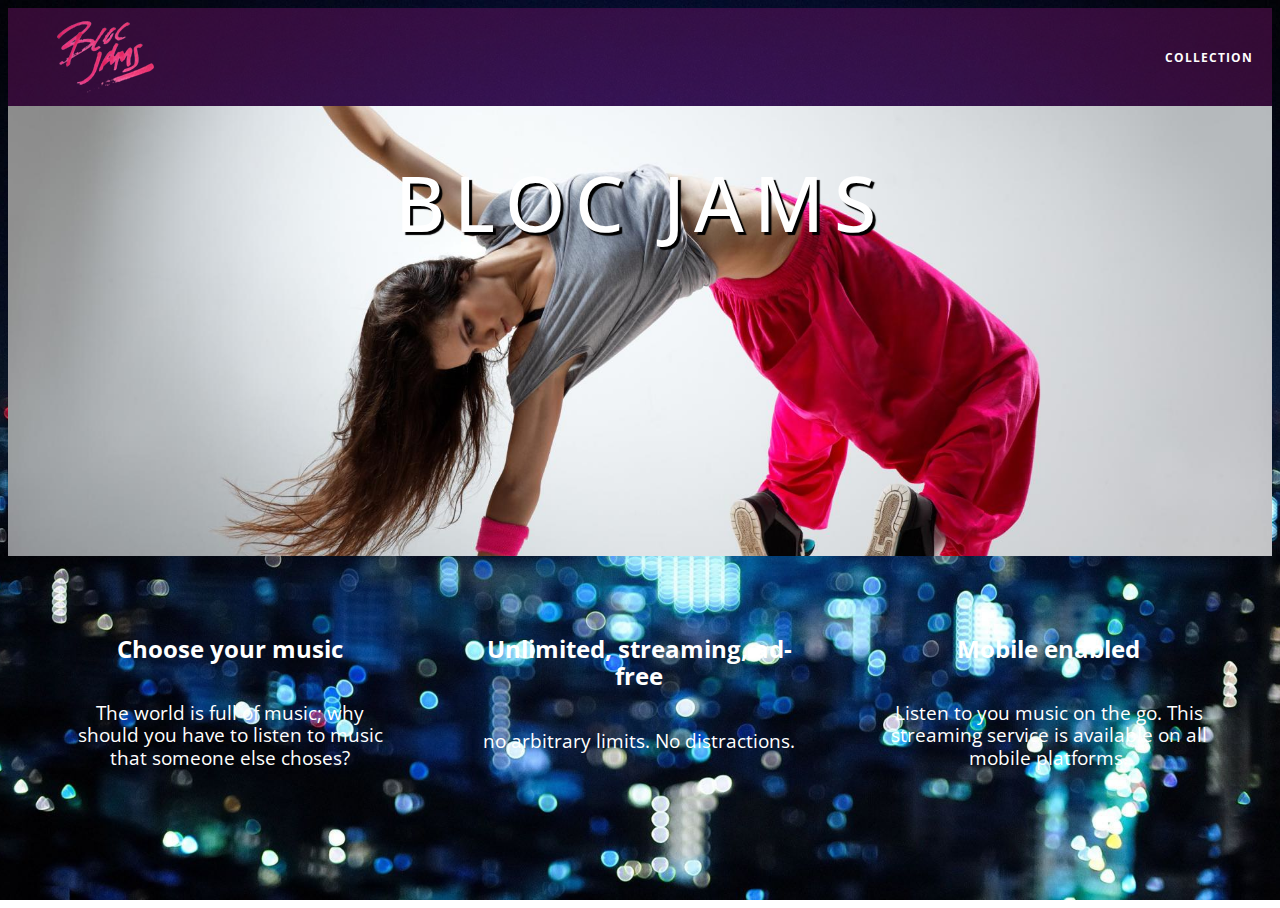
<file: index.html>
<!DOCTYPE html>
<html>
  <head>
    <title>Bloc Jams</title>
    <meta name="viewport" content="width=device-width, initial-scale=1">
    <link rel="stylesheet" href="http://fonts.googleapis.com/css?family=Open+Sans:400,800,600,700,300">
    <link rel="stylesheet" href="http://code.ionicframework.com/ionicons/2.0.1/css/ionicons.min.css">
    <link rel="stylesheet" href="styles/normalize.css">
    <link rel="stylesheet" href="styles/main.css">
    <link rel="stylesheet" href="styles/landing.css">
  </head>
  <body class="landing">
    <nav class="navbar"> <!-- navigation bar -->
      <a href="index.html" class="logo">
        <img src="assets/images/bloc_jams_logo.png" alt="logo" class="logo-button">
      </a>
      <div class="links-container">
        <a href="collection.html" class="navbar-link">collection</a>
      </div>
    </nav>
    <section class="hero-content"> <!-- hero content -->
      <h1 class="hero-title">Bloc Jams</h1>

    </section>
    <section class="selling-points container clearfix"> <!-- selling points -->
      <div class="point column third">
        <span class="ion-music-note"></span>
        <h5 class="point-title">Choose your music</h5>
        <p class="point-description">
          The world is full of music; why should you have to listen
          to music that someone else choses?
        </p>
      </div>
      <div class="point column third">
        <span class="ion-radio-waves"></span>
        <h5 class="point-title">Unlimited, streaming, ad-free</h5>
        <p class="point-description">
          no arbitrary limits. No distractions.
        </p>
      </div>
      <div class="point column third">
        <span class="ion-iphone"></span>
        <h5 class="point-title">Mobile enabled</h5>
        <p class="point-description">
          Listen to you music on the go. This streaming service is
          available on all mobile platforms.
        </p>
      </div>
    </section>
    <script src="https://code.jquery.com/jquery-2.1.3.min.js"></script>
    <script src="scripts/landing.js"></script>
  </body>
</html>
</file>
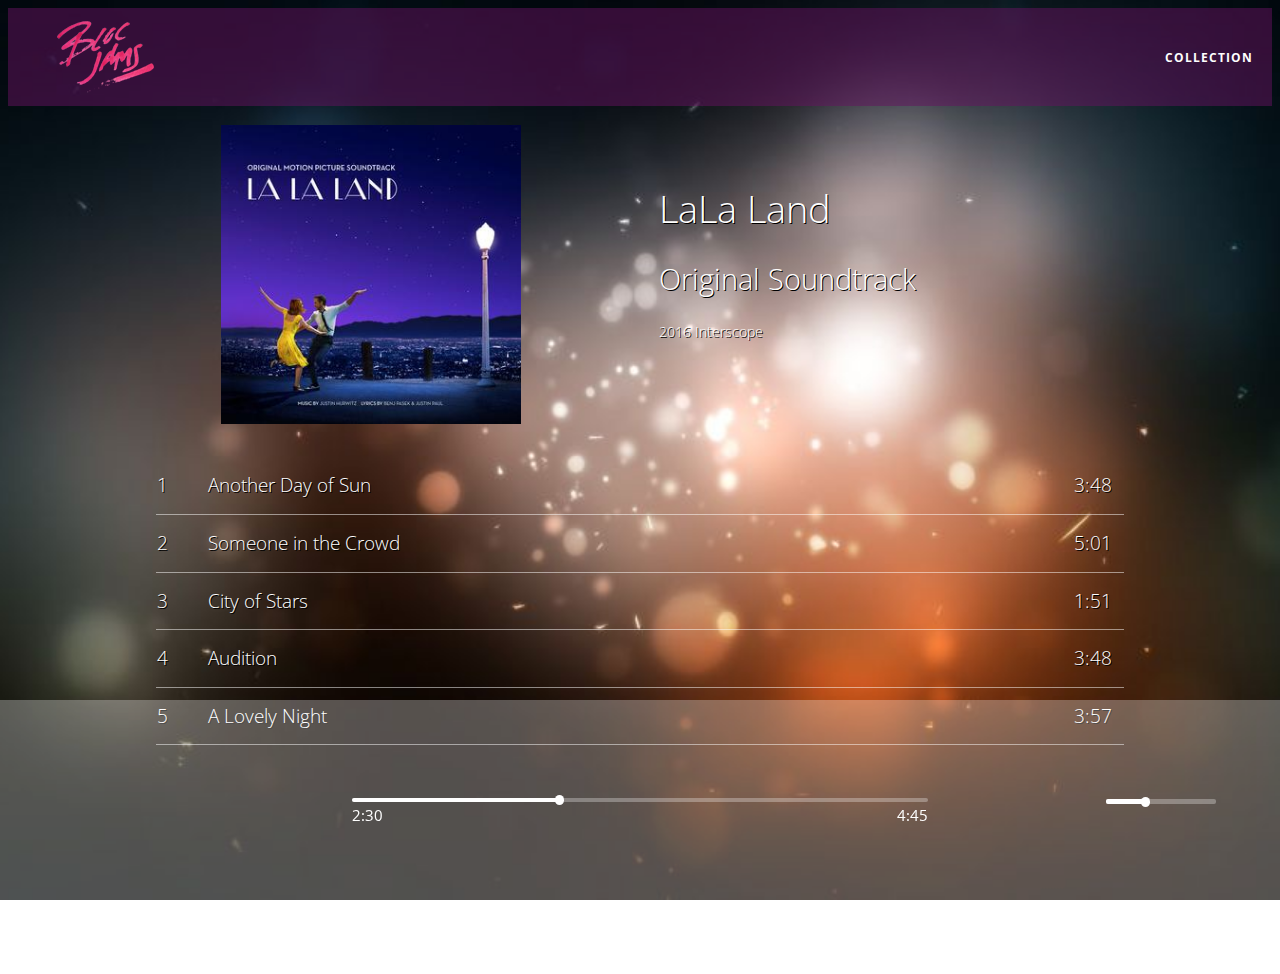
<file: album.html>
<!DOCTYPE html>
<html>
  <head>
    <title>Bloc Jams</title>
    <meta name="viewport" content="width=device-width, initial-scale=1">
    <link rel="stylesheet" type="text/css" href="http://fonts.googleapis.com/css?family=Open+Sans:400,800,600,700,300">
    <link rel="stylesheet" type="text/css" href="http://code.ionicframework.com/ionicons/2.0.1/css/ionicons.min.css">
    <link rel="stylesheet" type="text/css" href="styles/normalize.css">
    <link rel="stylesheet" type="text/css" href="styles/main.css">
    <link rel="stylesheet" type="text/css" href="styles/album.css">
    <link rel="stylesheet" type="text/css" href="styles/player_bar.css"
  </head>
  <body class="album">
    <nav class="navbar"> <!-- nav bar -->
      <a href="index.html"  class="logo">
        <img src="assets/images/bloc_jams_logo.png" alt="bloc jams logo">
      </a>
      <div class="links-container">
        <a href="collection.html" class="navbar-link">collection</a>
      </div>
    </nav>
    <main class="album-view container narrow">
      <section class="clearfix">
        <div class="column half">
          <img src="assets/images/album_covers/01.png" class="album-cover-art">
        </div>
        <div class="album-view-details column half">
          <h2 class="album-view-title">The Colors</h2>
          <h3 class="album-view-artist">Pablo Picasso</h3>
          <h5 class="album-view-release-info">1909 Spanish Records</h5>
        </div>
      </section>
      <table class="album-view-song-list">
      </table>
    </main>
    <section class="player-bar">
      <div class="container">
        <div class="control-group main-controls">
          <a class="previous">
            <span class="ion-skip-backward"></span>
          </a>
          <a class="play-pause">
            <span class="ion-play"></span>
          </a>
          <a class="next">
            <span class="ion-skip-forward"></span>
          </a>
        </div>
        <div class="control-group currently-playing">
          <h2 class="song-name"></h2>
          <div class="seek-control">
             <div class="seek-bar">
               <div class="fill"></div>
               <div class="thumb"></div>
             </div>
             <div class="current-time">2:30</div>
             <div class="total-time">4:45</div>
          </div>
          <h2 class="artist-song-mobile"></h2>
          <h3 class="artist-name"></h3>
        </div>
        <div class="control-group volume">
          <span class="ion-volume-high icon"></span>
          <div class="seek-bar">
            <div class="fill"></div>
            <div class="thumb"></div>
          </div>
        </div>
      </div>
    </section>
    <script src="https://code.jquery.com/jquery-2.1.3.min.js"></script>
    <script src="scripts/fixtures.js"></script>
    <script src="scripts/album.js"></script>
  </body>
</html>
</file>
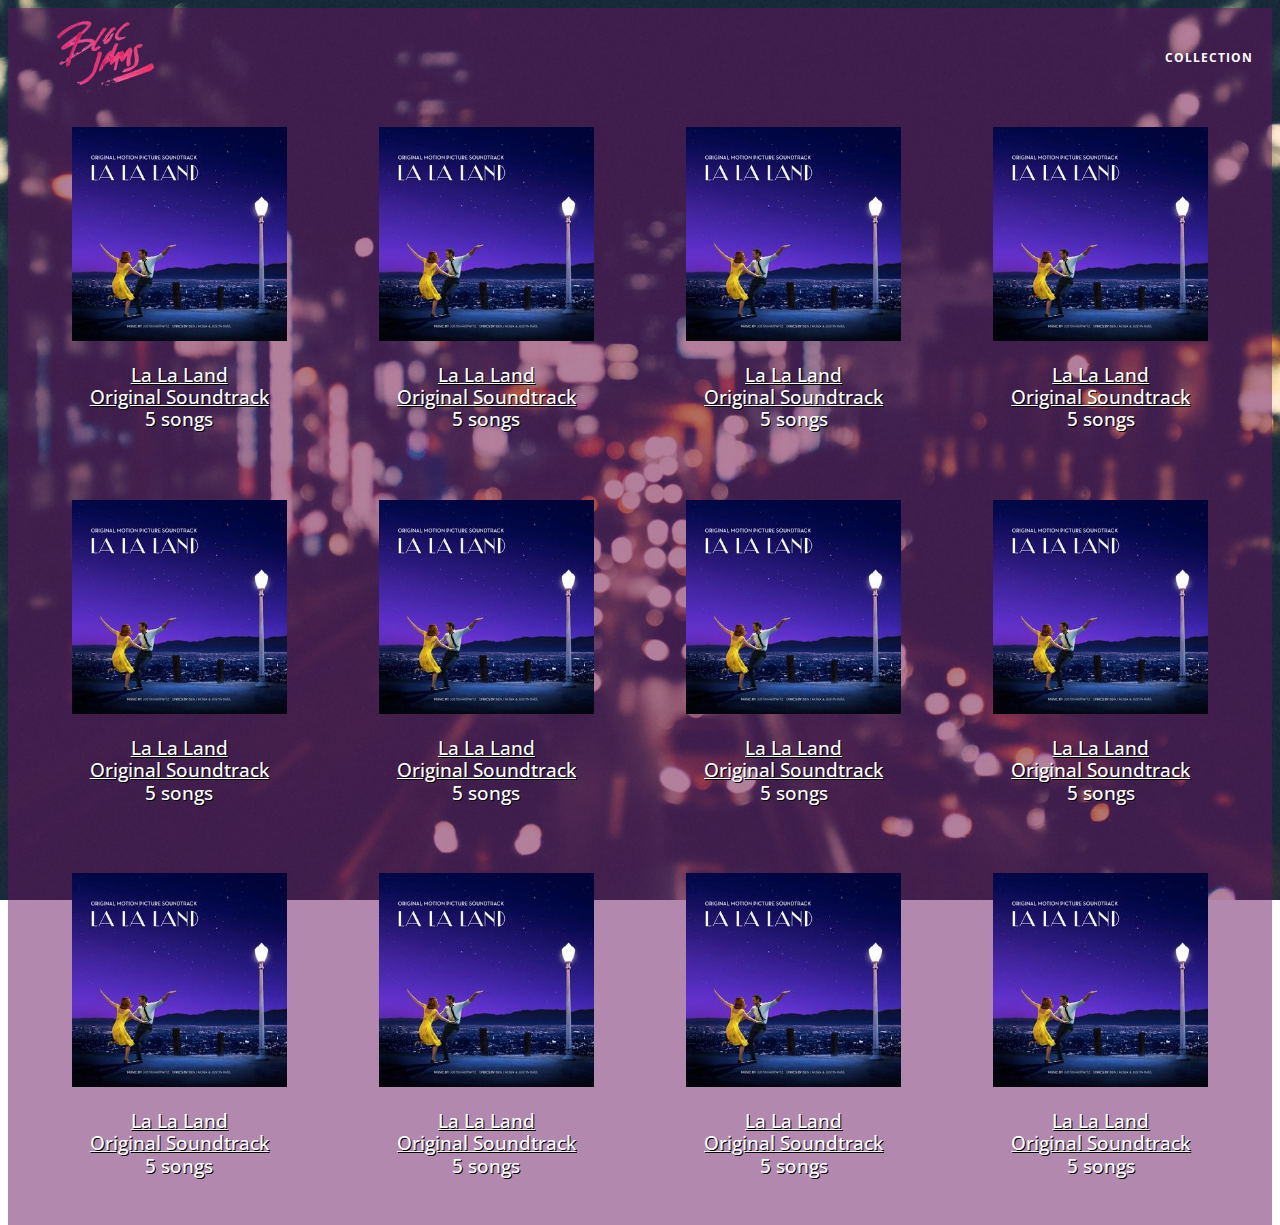
<file: collection.html>
<!DOCTYPE html>
<html>
  <head>
    <title>Bloc Jams</title>
    <meta name="viewport" content="width=device-width, initial-scale=1">
    <link rel="stylesheet" type="text/css" href="http://fonts.googleapis.com/css?family=Open+Sans:400,800,600,700,300">
    <link rel="stylesheet" type="text/css" href="http://code.ionicframework.com/ionicons/2.0.1/css/ionicons.min.css">
    <link rel="stylesheet" type="text/css" href="styles/normalize.css">
    <link rel="stylesheet" type="text/css" href="styles/main.css">
    <link rel="stylesheet" type="text/css" href="styles/collection.css">
  </head>
  <body class="collection">
    <nav class="navbar"> <!-- navigation bar -->
      <a href="index.html" class="logo">
        <img src="assets/images/bloc_jams_logo.png" alt="logo" class="logo-button">
      </a>
      <div class="links-container">
        <a href="collection.html" class="navbar-link">collection</a>
      </div>
      <section class="album-covers container clearfix">

      </section>
    </nav>
    <script src="https://code.jquery.com/jquery-2.1.3.min.js"></script>
    <script src="scripts/collection.js"></script>
  </body>
</html>
</file>
<file: styles/main.css>
*, *::before, *::after {
  -moz-box-sizing: border-box;
  -webkit-box-sizing: border-box;
  box-sizing: border-box;
}

html {
  height: 100%;
  font-size: 100%;
}

body {
  font-family: 'Open Sans';
  color: white;
  min-height: 100%;
}

.navbar {
  position: relative;
  padding: 0.5rem;
  background-color: rgb(101,18,95,0.5);
  z-index: 1;
}

.navbar .logo {
  position: relative;
  left: 2rem;
  cursor: pointer;
}

.logo-button:active {
  background-color: white;
}

.navbar .links-container {
  display: table;
  position: absolute;
  top: 0;
  right: 0;
  height: 100px;
  color: white;
  text-decoration: none;
}

.links-container .navbar-link {
  display: table-cell;
  position: relative;
  height: 100%;
  padding-left: 1rem;
  padding-right: 1rem;
  vertical-align: middle;
  color: white;
  font-size: 0.625rem;
  letter-spacing: 0.05rem;
  font-weight: 700;
  text-transform: uppercase;
  text-decoration: none;
  cursor: pointer;
}

.links-container .navbar-link:hover {
  color: rgb(233,50,117);
}

.links-container .navbar-link:active {
  color: rgb(233,50,117);
  background-color: white;
}

.logo :hover {
  background-color: white;
  border-radius: 25px;
}

.container {
  margin: 0 auto;
  max-width: 64rem;
}

.container.narrow {
    max-width: 56rem;
}

/*medium screens (640px)*/
@media (min-width: 640px) {
  html { font-size: 112%;}

  .column {
    float: left;
    padding-left: 1rem;
    padding-right: 1rem;
  }
  .column.full { width: 100%; }
  .column.two-thirds { width: 66.7%; }
  .column.half { width: 50%; }
  .column.third { width: 33.3%; }
  .column.fourth { width: 25%; }
  .column.flow-opposite { float: right; }
}
/*large screens (1024px)*/
@media (min-width: 1024px) {
  html { font-size: 120%;}
}

.clearfix::before,
.clearfix::after {
  content: " ";
  display: table;
}

.clearfix::after {
  clear: both;
}
</file>
<file: styles/landing.css>
body.landing {
background-image: url(../assets/images/blurred_backgrounds/city_lights.jpg);
background-repeat: no-repeat;
background-attachment: fixed;
background-position: center center;
background-size: cover;
}

.hero-content {
  position: relative;
  min-height: 450px;
  background-image: url(../assets/images/dance.jpg);
  background-repeat: no-repeat;
  background-position: center center;
  background-size: cover;
}

.hero-content .hero-title {
  position: absolute;
  top: 10%;
  -webkit-transform: translateY(-50%);
  -moz-transform: translateY(-50%);
  -ms-transform: translateY(-50%);
  transform: translateY(-50%);
  width: 100%;
  text-align: center;
  font-size: 4rem;
  font-weight: 500;
  text-transform: uppercase;
  letter-spacing: 0.5rem;
  text-shadow: 3px 3px 1px black;
}

.selling-points {
  position: relative;
}

.point {
  position: relative;
  padding: 2rem;
  text-align: center;
  opacity: 0;
  -webkit-transform: scaleX(0.9) translateY(3rem);
  -moz-transform: scaleX(0.9) translateY(3rem);
  transform: scaleX(0.9) translateY(3rem);
  -webkit-transition: all 0.25s ease-in-out;
  -moz-transition: all 0.25s ease-in-out;
  transition: all 0.25s ease-in-out;
  -webkit-transition-delay: 0.2s;
  -moz-transition-delay: 0.2s;
  transition-delay: 0.2s;
}


.point .point-title {
  font-size: 1.25rem;
}

.ion-music-note,
.ion-radio-waves,
.ion-iphone {
  color: rgb(223,50,117);
  font-size: 5rem;
}
</file>
<file: styles/album.css>
body.album {
    background-image: url(../assets/images/blurred_backgrounds/lights.jpg);
    background-repeat: no-repeat;
    background-attachment: fixed;
    background-position: center center;
    background-size: cover;
    padding-bottom: 200px;
}

.album-cover-art {
    position: relative;
    left: 20%;
    margin-top: 1rem;
    width: 60%;
}

.album-view-details {
    position: relative;
    top: 1.5rem;
    padding: 1rem;
    text-shadow: 1px 1px 0px black;
}

.album-view-details .album-view-title {
    font-weight: 300;
    font-size: 2rem;
}

.album-view-details .album-view-artist {
    font-weight: 300;
    font-size: 1.5rem;
}

.album-view-details .album-view-release-info {
    font-weight: 300;
    font-size: 0.75rem;
}

.album-view-song-list {
    width: 90%;
    margin: 1.5rem auto;
    font-weight: 300;
    font-size: 1rem;
    text-shadow: 1px 1px 0px black;
    border-collapse: collapse;
}

.album-view-song-item {
    height: 3rem;
    border-bottom: 1px solid rgba(255,255,255,0.5);
}

.song-item-number {
    width: 5%;
    min-width: 30px;
}

.song-item-title {
    width: 85%;
}

.song-item-duration {
    width: 5%;
}

 .album-song-button {
     text-align: center;
     font-size: 14px;
     background-color: white;
     color: rgb(210, 40, 123);
     border-radius: 50% 50%;
     display: inline-block;
     width: 28px;
     height: 28px;
 }

 .album-song-button:hover {
     cursor: pointer;
     color: white;
     background-color: rgb(210, 40, 123);
 }

 .album-song-button span {
     line-height: 28px;
 }

@media (max-width: 640px) and (min-width: 320px) {
    .album-view-details {
        text-align: center;
    }

    .album-view-title {
        margin-top: 0;
    }
}

@media (max-width: 1024px) and (min-width: 320px) {
   .album-view-song-list {
        position: relative;
        top: 1rem;
        width: 80%;
        margin: auto;
    }
}
</file>
<file: styles/player_bar.css>
.player-bar {
    position: fixed;
    bottom: 0;
    left: 0;
    right: 0;
    height: 200px;
    background-color: rgba(255, 255, 255, 0.3);
    z-index: 100;
}

.player-bar a {
    font-size: 1.1rem;
    vertical-align: middle;
}

.player-bar a,
.player-bar a:hover {
    color: white;
    cursor: pointer;
    text-decoration: none;
}

.player-bar .container {
    display: table;
    padding: 0;
    width: 90%;
    min-height: 100%;
}

.player-bar .control-group {
    display: table-cell;
    vertical-align: middle;
}

.player-bar .main-controls {
    width: 25%;
    text-align: left;
    padding-right: 1rem;
}

.player-bar .main-controls .previous {
    margin-right: 16.5%;
}

.player-bar .main-controls .play-pause {
    margin-right: 15%;
    font-size: 1.6rem;
}

.player-bar .currently-playing {
    width: 50%;
    text-align: center;
    position: relative;
}

.player-bar .currently-playing .song-name,
.player-bar .currently-playing .artist-name,
.player-bar .currently-playing .artist-song-mobile {
    text-align: center;
    font-size: 0.75rem;
    margin: 0;
    position: absolute;
    width: 100%;
    font-weight: 300;
}

.player-bar .currently-playing .song-name,
.player-bar .currently-playing .artist-song-mobile {
    top: 1.1rem;
}

.seek-control {
    position: relative;
    font-size: 0.8rem;
}

.seek-control .current-time {
    position: absolute;
    top: 0.5rem;
}

.seek-control .total-time {
    position: absolute;
    right: 0;
    top: 0.5rem;
}

.seek-bar {
    height: 0.25rem;
    background-color: rgba(255, 255, 255, 0.3);
    border-radius: 2px;
    position: relative;
    cursor: pointer;
}

.seek-bar .fill {
    background-color: white;
    width: 36%;
    height: 0.25rem;
    border-radius: 2px;
}

.seek-bar .thumb {
    position: absolute;
    height: 0.5rem;
    width: 0.5rem;
    background-color: white;
    left: 36%;
    top: 50%;
    margin-left: -0.25rem;
    margin-top: -0.25rem;
    border-radius: 50%;
    cursor: pointer;
    -webkit-transition: all 100ms ease-in-out;
       -moz-transition: all 100ms ease-in-out;
            transition: width 100ms ease-in-out,
                 height 100ms ease-in-out,
                 margin-top 100ms ease-in-out,
                 margin-left 100ms ease-in-out;
}

.seek-bar:hover .thumb {
    width: 1.1rem;
    height: 1.1rem;
    margin-top: -0.5rem;
    margin-left: -0.5rem;
}

.player-bar .currently-playing .artist-name {
    bottom: 1.1rem;
}

.player-bar .currently-playing .artist-song-mobile {
    display: none;
}

.player-bar .volume {
    width: 25%;
    text-align: right;
}

 .player-bar .volume .icon {
     font-size: 1.1rem;
     display: inline-block;
     vertical-align: middle;
 }

 .player-bar .volume .seek-bar {
     display: inline-block;
     width: 5.75rem;
     vertical-align: middle;
 }

 @media (max-width: 640px) {
     .player-bar {
         padding: 1rem;
         background-color: rgba(0,0,0,0.6);
     }

     .player-bar .main-controls,
     .player-bar .currently-playing,
     .player-bar .volume {
         display: block;
         margin: 0 auto;
         padding: 0;
         width: 100%;
         text-align: center;
     }

     .player-bar .main-controls,
     .player-bar .volume {
         min-height: 3.5rem;
     }

     .player-bar .currently-playing {
         min-height: 2.5rem;
     }

     .player-bar .artist-name,
     .player-bar .song-name {
         display: none;
     }

     .player-bar .currently-playing .artist-song-mobile {
         display: block;
     }
 }
</file>
<file: styles/collection.css>
body.collection {
  background-image: url(../assets/images/blurred_backgrounds/city.jpeg);
  background-repeat: no-repeat;
  background-attachment: fixed;
  background-position: center center;
  background-size: cover;
}

.album-covers {
     position: relative;
 }

 .collection-album-container {
     position: relative;
     margin-top: 30px;
     margin-bottom: 20px;
     text-align: center;
 }
.album-covers :hover {
    transform: scale(1.1);
}

 .collection-album-container .caption {
     margin-top: 10px;
 }

 .collection-album-container .caption p {
     font-size: 1rem;
     font-weight: 500;
     color: white;
     text-shadow: 1px 1px 0px black;
 }

 .collection-album-container .caption p a {
     color: white;
 }

 .collection-album-container .caption p a.album-name {
     color: white;
 }

 .collection-album-container img {
     width: 80%;
 }
</file>
